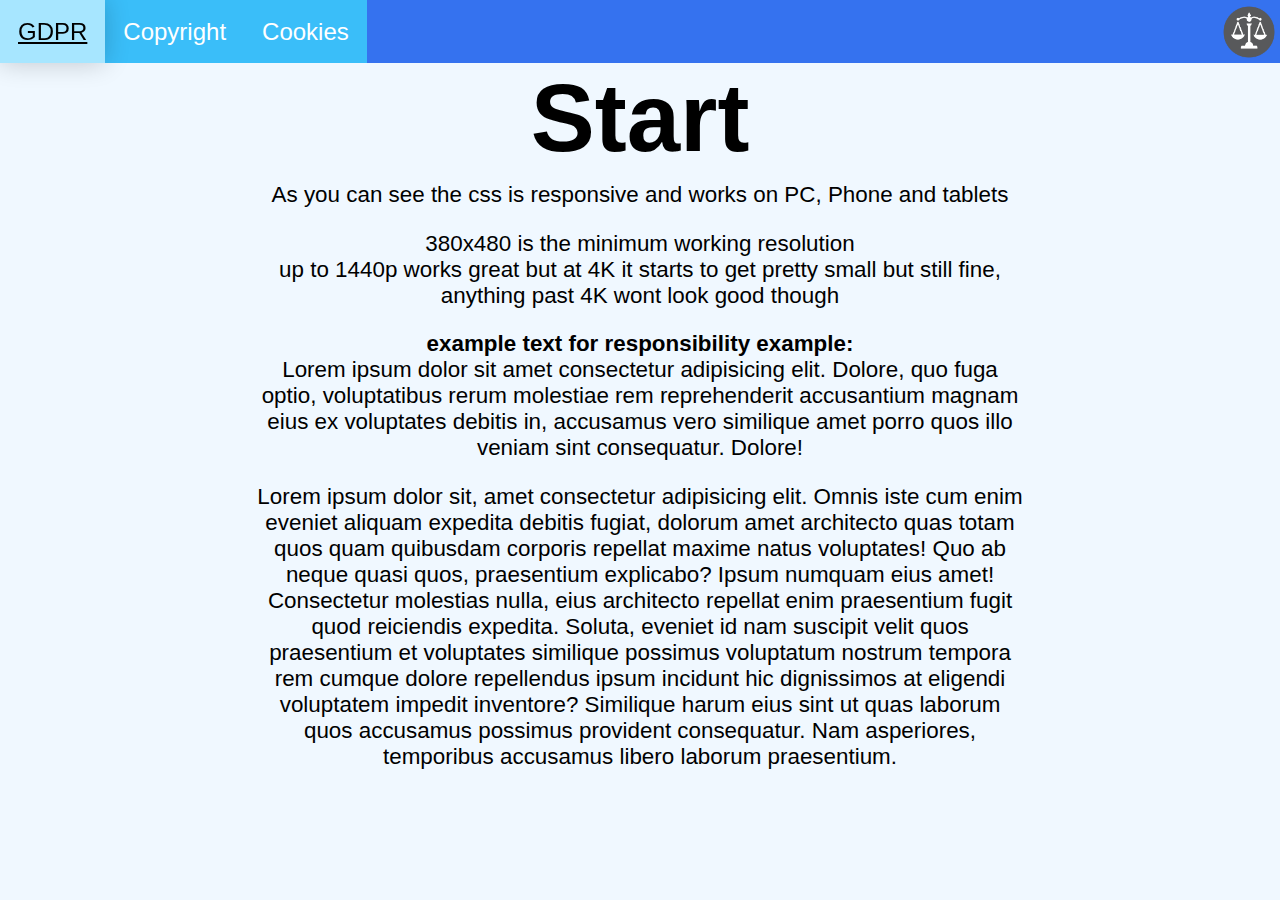
<file: index.html>
<!DOCTYPE html>
<html lang="en">

<head>
    <meta charset="UTF-8">
    <meta name="viewport" content="width=device-width, initial-scale=1.0">
    <title>Start</title>
    <link rel="stylesheet" href="style.css">
    <link rel="shortcut icon" href="lag.png" type="image/x-icon">
</head>

<body>
    <ul class="navbar-body">
        <a href="GDPR.html" class="navbar-item">GDPR</a>
        <a href="Copyright.html" class="navbar-item">Copyright</a>
        <a href="Cookie.html" class="navbar-item">Cookies</a>
    </ul>
    <a href="index.html"><img class="icon" src="lag.png" alt=""></a>
    <div class="spacer"></div>
    <div class="text-container">
        <h1 class="heading">Start</h1>
        <p class="text">As you can see the css is responsive and works on PC, Phone and tablets</p>
        <p class="text">380x480 is the minimum working resolution <br> up to 1440p works great but at 4K it starts to
            get pretty small but still fine, anything past 4K wont look good though</p>
        <p class="text bold">example text for responsibility example:</p>
        <p class="text">Lorem ipsum dolor sit amet consectetur adipisicing elit. Dolore, quo fuga optio, voluptatibus
            rerum molestiae rem reprehenderit accusantium magnam eius ex voluptates debitis in, accusamus vero similique
            amet porro quos illo veniam sint consequatur. Dolore!</p>
        <p class="text">Lorem ipsum dolor sit, amet consectetur adipisicing elit. Omnis iste cum enim eveniet aliquam
            expedita debitis fugiat, dolorum amet architecto quas totam quos quam quibusdam corporis repellat maxime
            natus voluptates! Quo ab neque quasi quos, praesentium explicabo? Ipsum numquam eius amet! Consectetur
            molestias nulla, eius architecto repellat enim praesentium fugit quod reiciendis expedita. Soluta, eveniet
            id nam suscipit velit quos praesentium et voluptates similique possimus voluptatum nostrum tempora rem
            cumque dolore repellendus ipsum incidunt hic dignissimos at eligendi voluptatem impedit inventore? Similique
            harum eius sint ut quas laborum quos accusamus possimus provident consequatur. Nam asperiores, temporibus
            accusamus libero laborum praesentium.</p>
    </div>
</body>

</html>
</file>
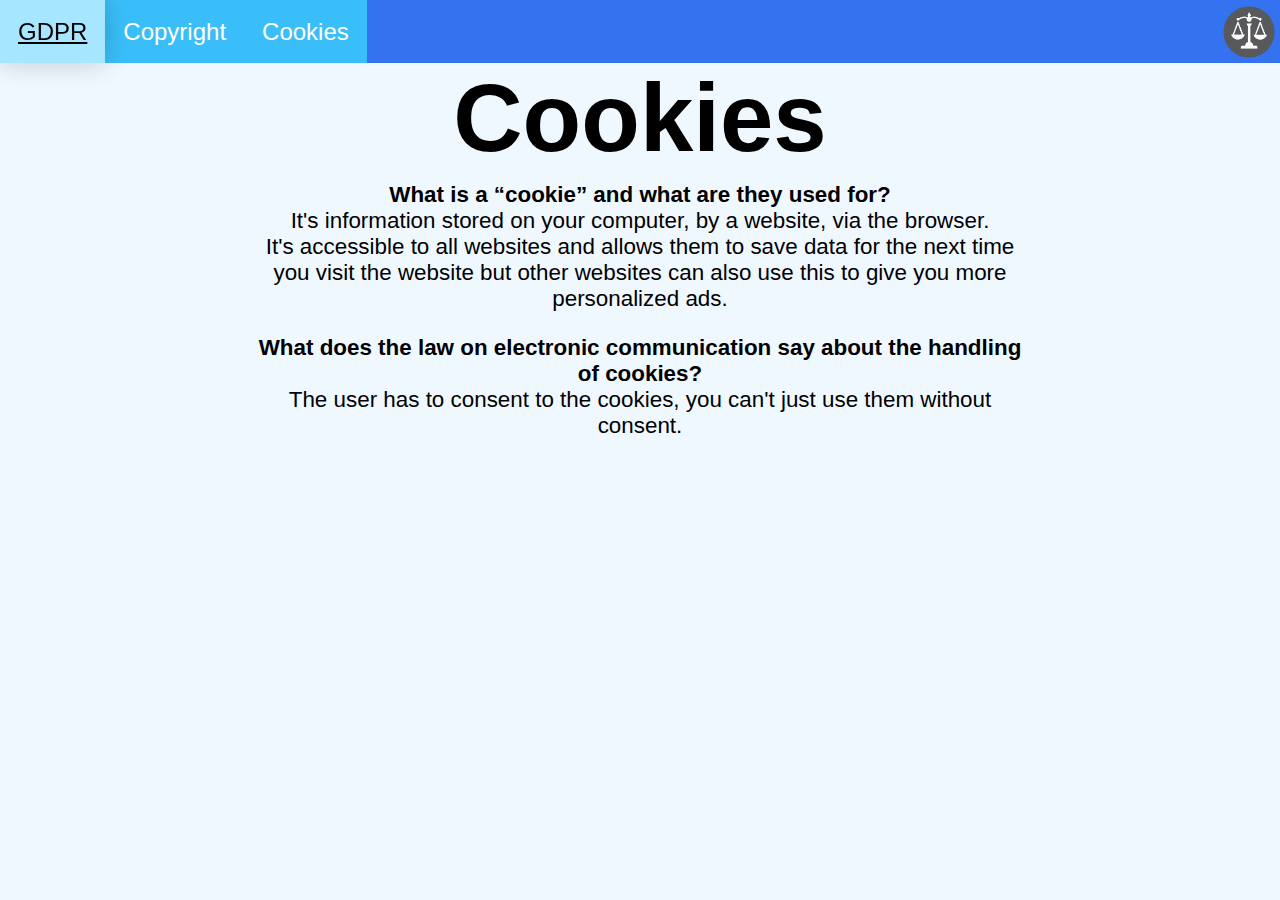
<file: Cookie.html>
<!DOCTYPE html>
<html lang="en">

<head>
    <meta charset="UTF-8">
    <meta name="viewport" content="width=device-width, initial-scale=1.0">
    <title>Cookies</title>
    <link rel="stylesheet" href="style.css">
    <link rel="shortcut icon" href="lag.png" type="image/x-icon">
</head>

<body>
    <ul class="navbar-body">
        <a href="GDPR.html" class="navbar-item">GDPR</a>
        <a href="Copyright.html" class="navbar-item">Copyright</a>
        <a href="Cookie.html" class="navbar-item">Cookies</a>
    </ul>
    <a href="index.html"><img class="icon" src="lag.png" alt=""></a>
    <div class="spacer"></div>
    <div class="text-container">
        <h1 class="heading">Cookies</h1>
        <p class="text bold">What is a “cookie” and what are they used for?</p>
        <p class="text">It's information stored on your computer, by a website, via the browser. <br> It's accessible to
            all websites and allows them to save data for the next time you visit the website but other websites can
            also use this to give you more personalized ads. </p>
        <p class="text bold">What does the law on electronic communication say about the handling of cookies?</p>
        <p class="text">The user has to consent to the cookies, you can't just use them without consent. </p>
    </div>
</body>

</html>
</file>
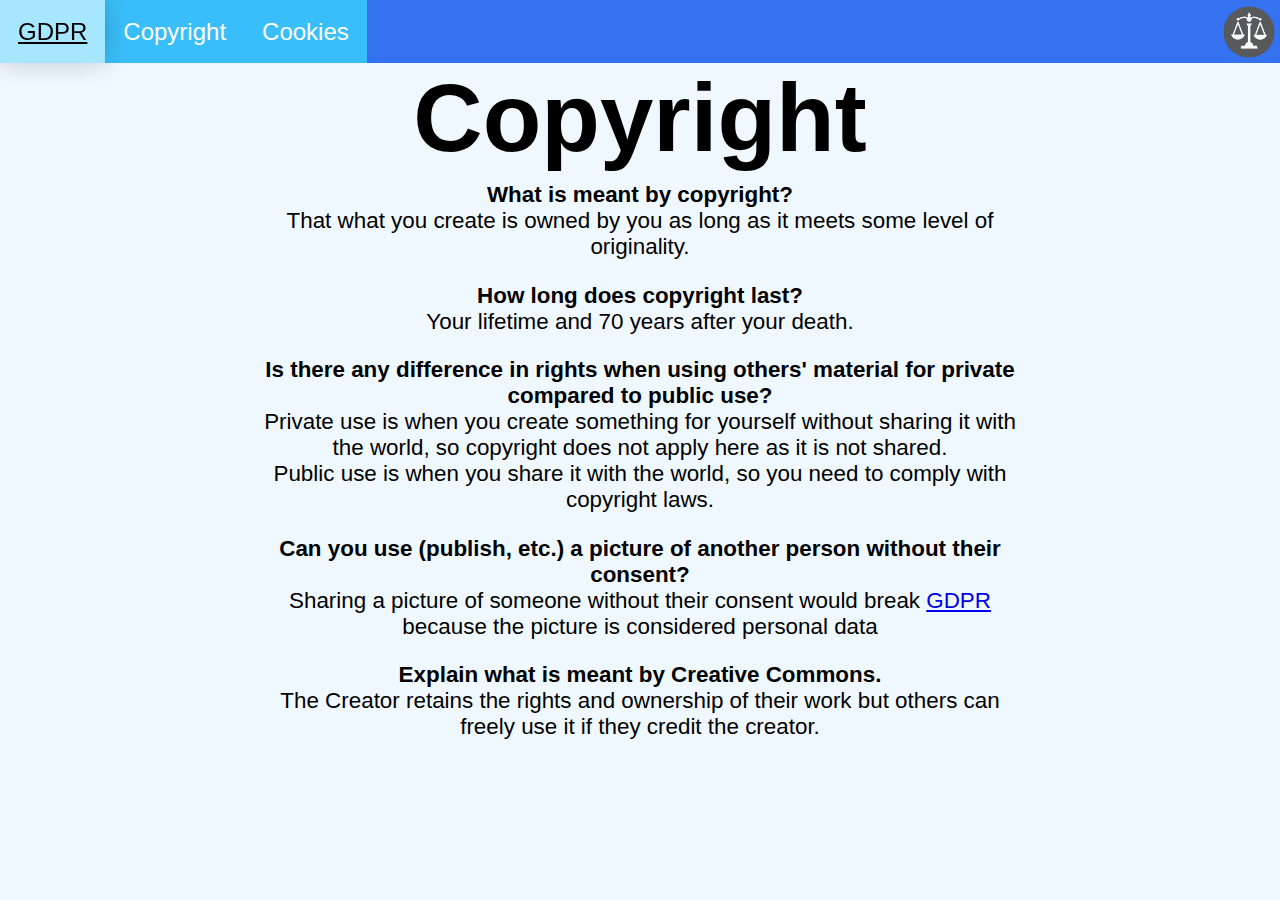
<file: Copyright.html>
<!DOCTYPE html>
<html lang="en">

<head>
    <meta charset="UTF-8">
    <meta name="viewport" content="width=device-width, initial-scale=1.0">
    <title>Copyright</title>
    <link rel="stylesheet" href="style.css">
    <link rel="shortcut icon" href="lag.png" type="image/x-icon">
</head>

<body>
    <ul class="navbar-body">
        <a href="GDPR.html" class="navbar-item">GDPR</a>
        <a href="Copyright.html" class="navbar-item">Copyright</a>
        <a href="Cookie.html" class="navbar-item">Cookies</a>
    </ul>
    <a href="index.html"><img class="icon" src="lag.png" alt=""></a>
    <div class="spacer"></div>
    <div class="text-container">
        <h1 class="heading">Copyright</h1>
        <p class="text bold">What is meant by copyright?</p>
        <p class="text">That what you create is owned by you as long as it meets some level of originality.</p>
        <p class="text bold">How long does copyright last?</p>
        <p class="text">Your lifetime and 70 years after your death.</p>
        <p class="text bold">Is there any difference in rights when using others' material for private
            compared to public use?</p>
        <p class="text">Private use is when you create something for yourself without sharing it with the world, so
            copyright does not apply here as it is not shared. <br> Public use is
            when you share it with the world, so you need to comply with copyright laws.</p>
        <p class="text bold">Can you use (publish, etc.) a picture of another person without their consent?</p>
        <p class="text">Sharing a picture of someone without their consent would break <a href="GDPR.html"
                class="tex">GDPR</a> because the picture is considered personal data</p>
        <p class="text bold">Explain what is meant by Creative Commons.</p>
        <p class="text">The Creator retains the rights and ownership of their work but others can freely use it if they
            credit the creator.</p>
    </div>
</body>

</html>
</file>
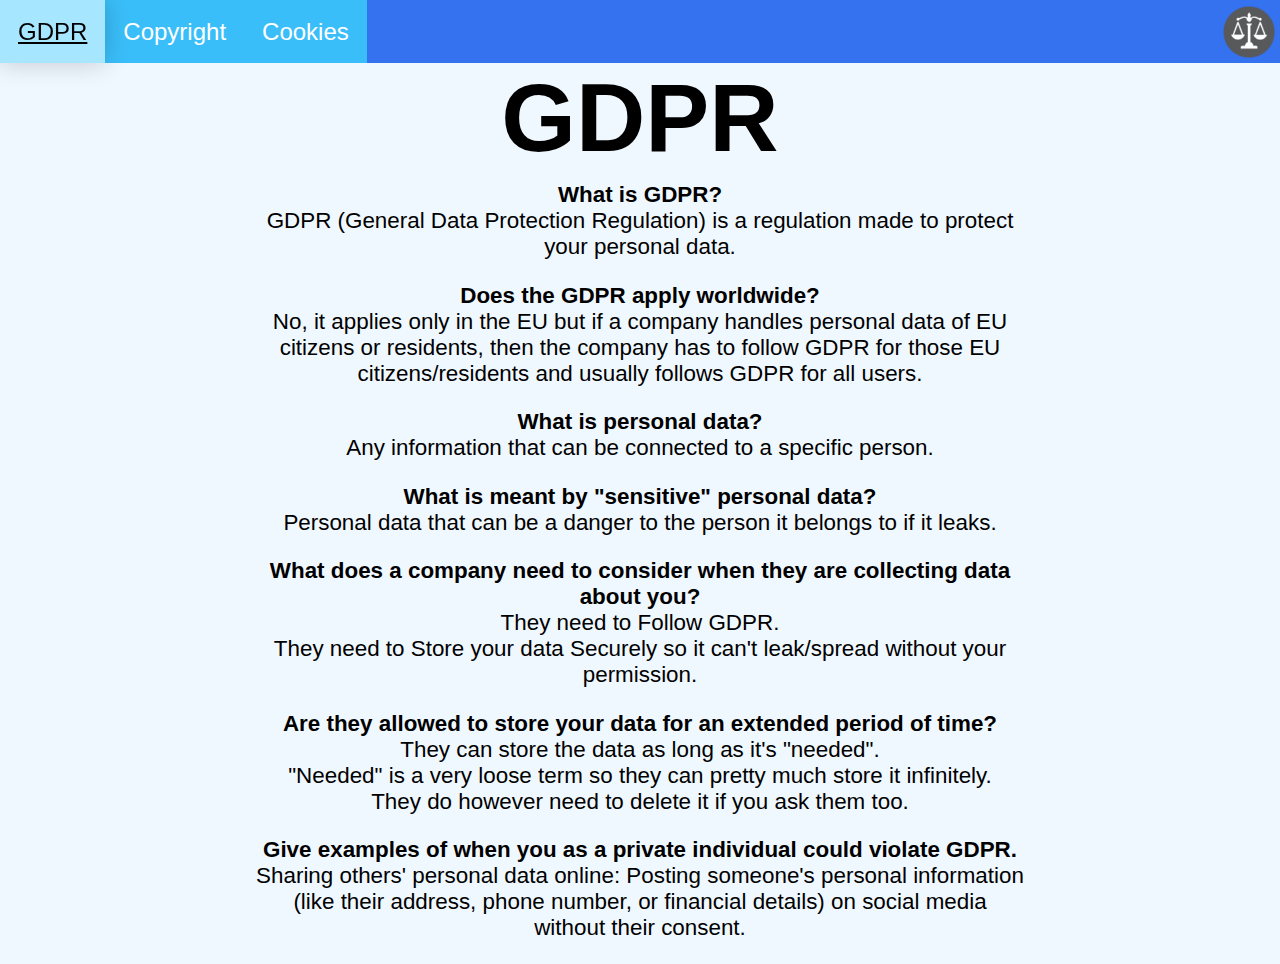
<file: GDPR.html>
<!DOCTYPE html>
<html lang="en">

<head>
    <meta charset="UTF-8">
    <meta name="viewport" content="width=device-width, initial-scale=1.0">
    <title>GDPR</title>
    <link rel="stylesheet" href="style.css">
    <link rel="shortcut icon" href="lag.png" type="image/x-icon">
</head>

<body>
    <ul class="navbar-body">
        <a href="GDPR.html" class="navbar-item">GDPR</a>
        <a href="Copyright.html" class="navbar-item">Copyright</a>
        <a href="Cookie.html" class="navbar-item">Cookies</a>
    </ul>
    <a href="index.html"><img class="icon" src="lag.png" alt=""></a>
    <div class="spacer"></div>
    <div class="text-container">
        <h1 class="heading">GDPR</h1>
        <p class="text bold">What is GDPR?</p>
        <p class="text">GDPR (General Data Protection Regulation) is a regulation made to protect your personal data.
        </p>
        <p class="text bold">Does the GDPR apply worldwide?</p>
        <p class="text">No, it applies only in the EU but if a company handles
            personal data of EU citizens or residents, then the company has to follow GDPR for those EU
            citizens/residents and usually follows GDPR for all users.</p>
        <p class="text bold">What is personal data?</p>
        <p class="text">Any information that can be connected to a specific person.</p>
        <p class="text bold">What is meant by "sensitive" personal data?</p>
        <p class="text">Personal data that can be a danger to the person it belongs to if it leaks.</p>
        <p class="text bold">What does a company need to consider when they are collecting data about you?</p>
        <p class="text">They need to Follow GDPR. <br> They need to Store your data Securely so it can't leak/spread
            without your permission.</p>
        <p class="text bold">Are they allowed to store your data for an extended period of time?</p>
        <p class="text">They can store the data as long as it's "needed". <br> "Needed" is a very loose term so they can
            pretty much store it infinitely. <br> They do however need to delete it if you ask them too. </p>
        <p class="text bold">Give examples of when you as a private individual could violate GDPR.</p>
        <p class="text">Sharing others' personal data online: Posting someone's personal information (like their
            address, phone number, or financial details) on social media without their consent.</p>
    </div>
</body>

</html>
</file>
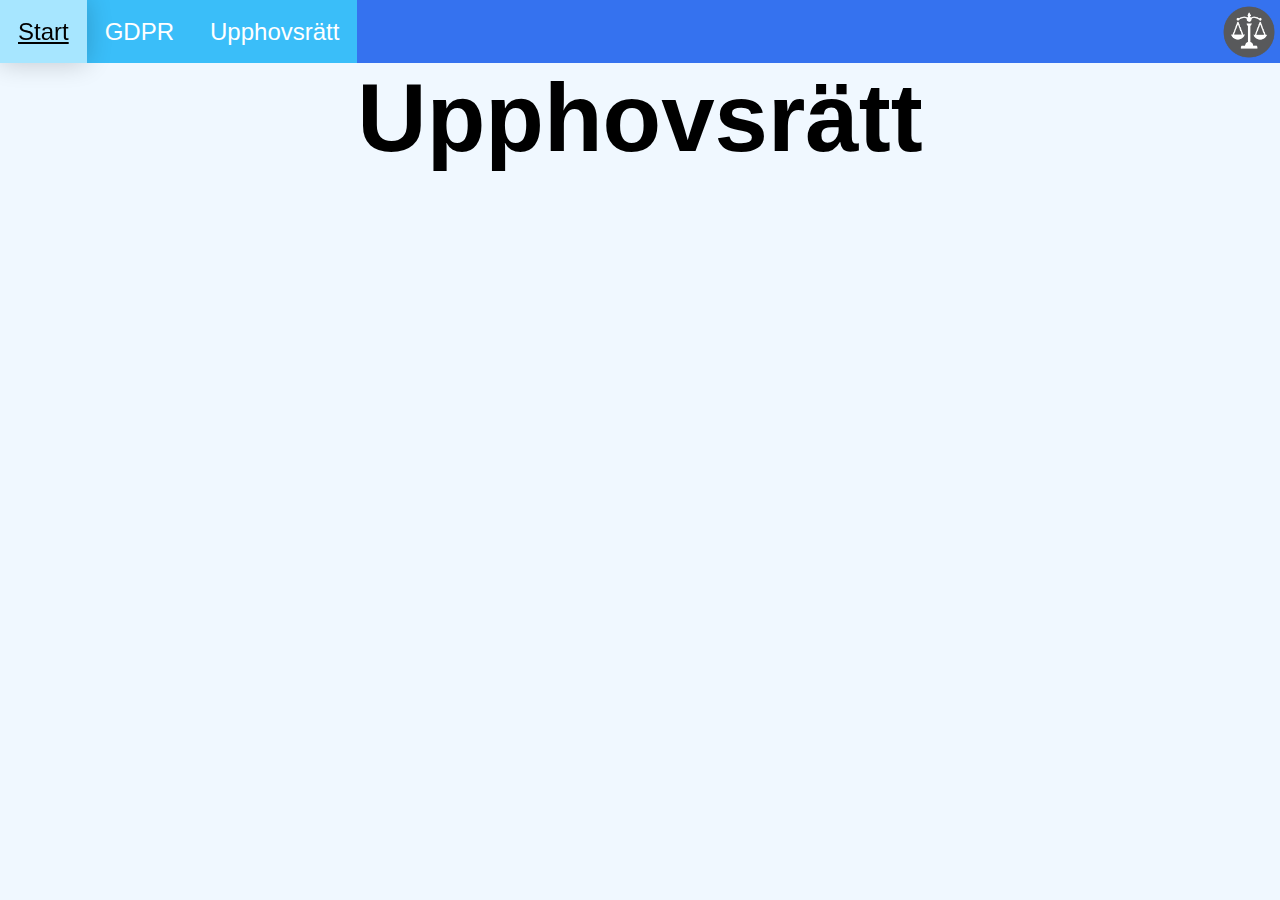
<file: Upphovsratt.html>
<!DOCTYPE html>
<html lang="en">

<head>
    <meta charset="UTF-8">
    <meta name="viewport" content="width=device-width, initial-scale=1.0">
    <title>Document</title>
    <link rel="stylesheet" href="style.css">
    <link rel="shortcut icon" href="lag.png" type="image/x-icon">
</head>

<body>
    <ul class="navbar-body">
        <a href="index.html" class="navbar-item">Start</a>
        <a href="GDPR.html" class="navbar-item">GDPR</a>
        <a href="Upphovsratt.html" class="navbar-item">Upphovsrätt</a>
    </ul>
    <img class="icon" src="lag.png" alt="">
    <div class="spacer"></div>
    <div class="text-container">
        <h1 class="heading">Upphovsrätt</h1>
    </div>
</body>

</html>
</file>
<file: style.css>
* {
    padding: 0;
    margin: 0;
    font-family: 'Segoe UI', Tahoma, Geneva, Verdana, sans-serif;
    /* -ms-overflow-style: none; */
    scrollbar-width: none;
    --mainDarkBlue: #050C9C;
    --mainMainBlue: #3572EF;
    --mainLightBlue: #3ABEF9;
    --mainHighlightBlue: #A7E6FF;
}

::-webkit-scrollbar {
    display: none;
}

body {
    width: 100vw;
    height: auto;
    background-color: aliceblue;
}

.navbar-body {
    width: 100vw;
    height: 7vh;
    background-color: var(--mainMainBlue);
    position: fixed;
    display: flex;
    flex-flow: row nowrap;
    justify-content: start;
    align-items: stretch;
}

.navbar-item {
    width: min-content;
    padding-left: 2vh;
    padding-right: 2vh;
    height: 100%;
    background-color: var(--mainLightBlue);
    display: flex;
    flex-flow: row nowrap;
    justify-content: center;
    align-items: center;
    text-align: center;
    font-size: 1.5rem;
    text-decoration: none;
    color: white;
    transition: ease-in-out 100ms;
}

.navbar-item:hover {
    background-color: var(--mainHighlightBlue);
    color: black;
    box-shadow: rgba(0, 0, 0, 0.2) 0 0 2vw;
    text-decoration: underline;
    z-index: 10;
}

.icon {
    height: 6vh;
    right: 0.5vh;
    margin-top: 0.5vh;
    position: fixed;
    transition: ease-in-out 100ms;
}

.icon:hover {
    height: 7vh;
    right: 0vh;
    margin-top: 0vh;
}

.spacer {
    width: 100vw;
    height: 7vh;
}

.text-container {
    width: 60vw;
    margin-left: 20vw;
    display: flex;
    flex-flow: column nowrap;
    justify-content: flex-start;
    align-items: center;
    transition: ease-in-out 100ms;
}

.heading {
    font-size: 6rem;
    margin-bottom: 1vh;
    transition: ease-in-out 100ms;
}

.text {
    font-size: 1.4rem;
    text-align:center;
    margin-bottom: 2.5vh;
    transition: ease-in-out 100ms;
}

.bold{
    margin-bottom: 0;
    font-weight: bold;
}

@media only screen and (max-width: 799px) {
    .text-container {
        width: 90vw;
        margin-left: 5vw;
    }

    .navbar-item {
        font-size: 1.3rem;
        border-radius: 2vh;
        margin-left: 1vw;
        padding-left: 1.2vh;
        padding-right: 1.2vh;
        height: 90%;
        align-self: center;
    }

    .heading {
        font-size: 4rem;
    }

    .text {
        font-size: 1.1rem;
    }
}
</file>
